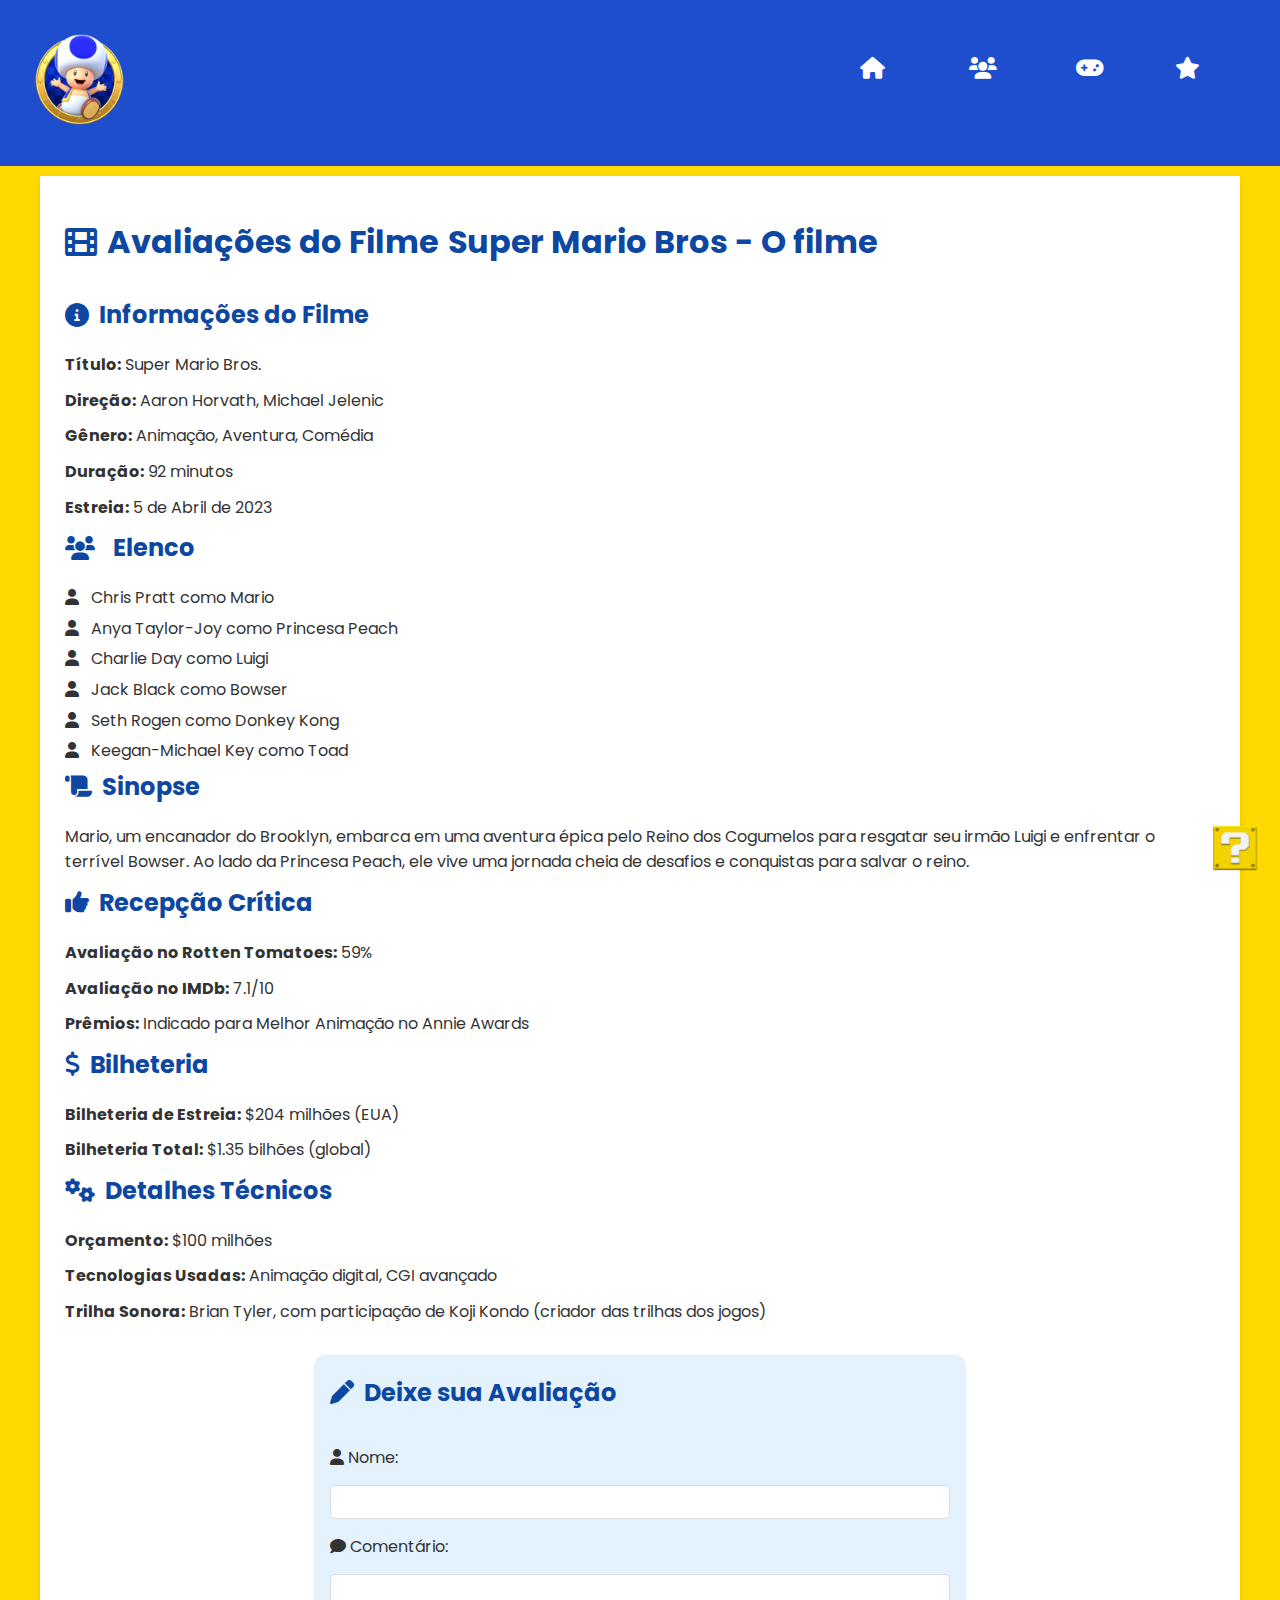
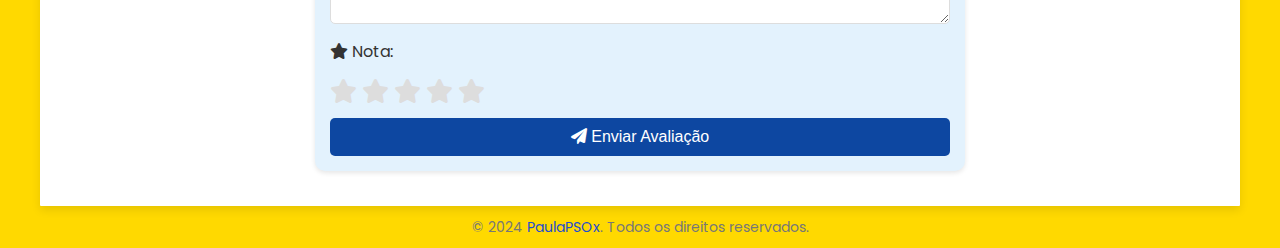
<file: avaliacoes.html>
<!DOCTYPE html>
<html lang="pt-BR">

<head>
    <meta charset="UTF-8" />
    <meta name="viewport" content="width=device-width, initial-scale=1.0">

    <link rel="stylesheet" href="./src/css/reset.css">
    <link rel="stylesheet" href="./src/css/avaliacoes.css">
    
    <link rel="icon" type="image/png" href="./src/imagens/logo-blue-toad.png">
    <link rel="stylesheet" href="https://cdnjs.cloudflare.com/ajax/libs/font-awesome/6.0.0-beta3/css/all.min.css">

    <link rel="preconnect" href="https://fonts.googleapis.com">
    <link rel="preconnect" href="https://fonts.gstatic.com" crossorigin>
    <link href="https://fonts.googleapis.com/css2?family=Open+Sans:wght@300&family=Poppins:wght@100;300;500&family=Roboto:wght@500&display=swap" rel="stylesheet">

    <title>Avaliações - Super Mario Bros</title>
</head>

<body>
    <header class="cabecalho">
        <a href="index.html" aria-label="Voltar para a página inicial">
            <img class="logo" src="./src/imagens/logo-blue-toad.png" alt="Logo Toad Azul" />
        </a>
        <nav>
            <ul class="menu">
                <li>
                    <a href="index.html" class="menu-item">
                        <i class="fas fa-home"></i>
                        <span class="menu-text">Home</span>
                    </a>
                </li>
                <li>
                    <a href="personagens.html" class="menu-item">
                        <i class="fas fa-users"></i>
                        <span class="menu-text">Personagens</span>
                    </a>
                </li>
                <li>
                    <a href="jogo.html" class="menu-item">
                        <i class="fas fa-gamepad"></i>
                        <span class="menu-text">Jogo</span>
                    </a>
                </li>
                <li>
                    <a href="avaliacoes.html" class="menu-item">
                        <i class="fas fa-star"></i>
                        <span class="menu-text">Avaliações</span>
                    </a>
                </li>
            </ul>
        </nav>
    </header>

    <main class="container">
        <h1><i class="fas fa-film"></i> Avaliações do Filme<p>Super Mario Bros - O filme</p></h1>

        <section class="filme-info">
            <h2><i class="fas fa-info-circle"></i> Informações do Filme</h2>
            <p><strong>Título:</strong> Super Mario Bros.</p>
            <p><strong>Direção:</strong> Aaron Horvath, Michael Jelenic</p>
            <p><strong>Gênero:</strong> Animação, Aventura, Comédia</p>
            <p><strong>Duração:</strong> 92 minutos</p>
            <p><strong>Estreia:</strong> 5 de Abril de 2023</p>
        </section>

        <section class="elenco">
            <h2><i class="fas fa-users"></i> Elenco</h2>
            <ul>
                <li><i class="fas fa-user"></i> Chris Pratt como Mario</li>
                <li><i class="fas fa-user"></i> Anya Taylor-Joy como Princesa Peach</li>
                <li><i class="fas fa-user"></i> Charlie Day como Luigi</li>
                <li><i class="fas fa-user"></i> Jack Black como Bowser</li>
                <li><i class="fas fa-user"></i> Seth Rogen como Donkey Kong</li>
                <li><i class="fas fa-user"></i> Keegan-Michael Key como Toad</li>
            </ul>
        </section>

        <section class="sinopse">
            <h2><i class="fas fa-scroll"></i> Sinopse</h2>
            <p>
                Mario, um encanador do Brooklyn, embarca em uma aventura épica pelo Reino dos Cogumelos para resgatar seu irmão Luigi e enfrentar o terrível Bowser. Ao lado da Princesa Peach, ele vive uma jornada cheia de desafios e conquistas para salvar o reino.
            </p>
        </section>

        <section class="recepcao">
            <h2><i class="fas fa-thumbs-up"></i> Recepção Crítica</h2>
            <p><strong>Avaliação no Rotten Tomatoes:</strong> 59%</p>
            <p><strong>Avaliação no IMDb:</strong> 7.1/10</p>
            <p><strong>Prêmios:</strong> Indicado para Melhor Animação no Annie Awards</p>
        </section>

        <section class="bilheteria">
            <h2><i class="fas fa-dollar-sign"></i> Bilheteria</h2>
            <p><strong>Bilheteria de Estreia:</strong> $204 milhões (EUA)</p>
            <p><strong>Bilheteria Total:</strong> $1.35 bilhões (global)</p>
        </section>

        <section class="tecnicos">
            <h2><i class="fas fa-cogs"></i> Detalhes Técnicos</h2>
            <p><strong>Orçamento:</strong> $100 milhões</p>
            <p><strong>Tecnologias Usadas:</strong> Animação digital, CGI avançado</p>
            <p><strong>Trilha Sonora:</strong> Brian Tyler, com participação de Koji Kondo (criador das trilhas dos jogos)</p>
        </section>

        <section class="avaliacao-form">
            <form id="avaliacao-form">
                <h2><i class="fas fa-pen"></i> Deixe sua Avaliação</h2>
                <label for="nome"><i class="fas fa-user"></i> Nome:</label>
                <input type="text" id="nome" name="nome" required maxlength="30" />

                <label for="comentario"><i class="fas fa-comment"></i> Comentário:</label>
                <textarea id="comentario" name="comentario" required maxlength="50"></textarea>

                <label><i class="fas fa-star"></i> Nota:</label>
                <div id="star-rating" class="star-rating">
                    <i class="fas fa-star" data-value="1"></i>
                    <i class="fas fa-star" data-value="2"></i>
                    <i class="fas fa-star" data-value="3"></i>
                    <i class="fas fa-star" data-value="4"></i>
                    <i class="fas fa-star" data-value="5"></i>
                </div>
                <input type="hidden" id="nota" name="nota" required />

                <button type="submit"><i class="fas fa-paper-plane"></i> Enviar Avaliação</button>
            </form>

            <div id="comentarios"></div>
            <audio id="resposta-enviada-sound" src="./src/sounds/resposta-enviada.mp3"></audio>

            <div id="mario-block" class="mario-block">
                <img src="src/imagens/mario-block.png" alt="Bloco do Mario" />
                <div id="coin" class="coin" style="display: none;">
                    <img src="src/imagens/coin.png" alt="Moeda" />
                </div>
                <audio id="mario-coin-sound" src="src/sounds/mario_coin_sound.mp3"></audio>
            </div>
        </section>
    </main>

    <footer>
        <p>&copy; 2024 <a href="https://github.com/paulaPSOx" target="_blank" class="github-link">PaulaPSOx</a>. Todos os direitos reservados.</p>
    </footer>  

    <script src="./src/js/avaliacoes.js"></script>
</body>
</html>
</file>
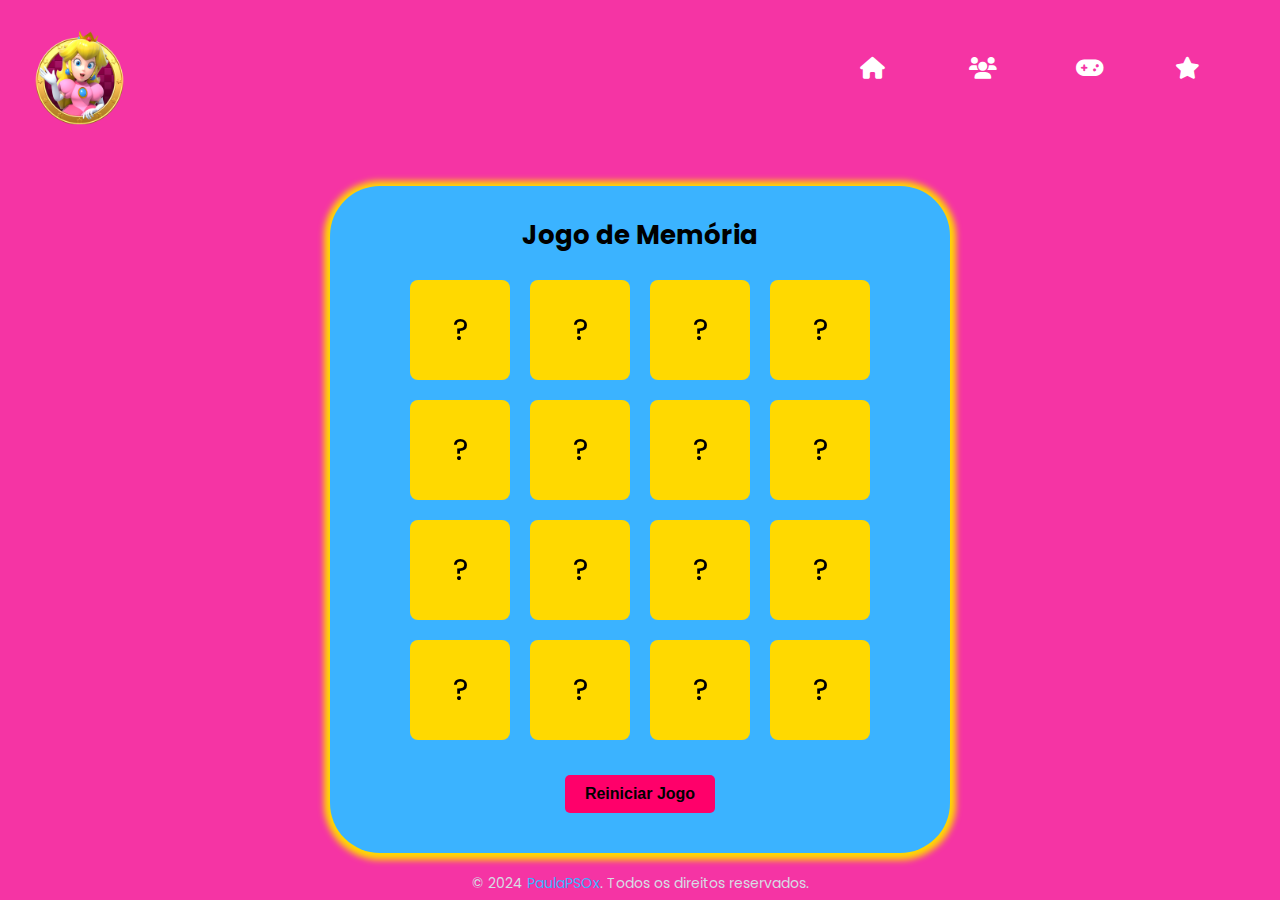
<file: jogo.html>
<!DOCTYPE html>
<html lang="pt-BR">

<head>
    <meta charset="UTF-8" />
    <meta name="viewport" content="width=device-width, initial-scale=1.0">

    <link rel="stylesheet" href="./src/css/jogo.css">
    <link rel="stylesheet" href="./src/css/reset.css">
    <link rel="icon" type="image/png" href="./src/imagens/logo-peach.png">
    <link rel="stylesheet" href="https://cdnjs.cloudflare.com/ajax/libs/font-awesome/6.0.0-beta3/css/all.min.css">
    <link rel="preconnect" href="https://fonts.googleapis.com" />
    <link rel="preconnect" href="https://fonts.gstatic.com" crossorigin />
    <link href="https://fonts.googleapis.com/css2?family=Open+Sans:wght@300&family=Poppins:wght@100;300;500&family=Roboto:wght@500&display=swap" rel="stylesheet">

    <title>Jogo da Memória - Super Mario Bros</title>
</head>

<body>
    <header class="cabecalho">
        <a href="index.html" aria-label="Voltar para a página inicial">
            <img class="logo" src="./src/imagens/logo-peach.png" alt="Logo Peach" />
        </a>
        <nav>
            <ul class="menu">
                <li>
                    <a href="index.html" class="menu-item">
                        <i class="fas fa-home"></i>
                        <span class="menu-text">Home</span>
                    </a>
                </li>
                <li>
                    <a href="personagens.html" class="menu-item">
                        <i class="fas fa-users"></i>
                        <span class="menu-text">Personagens</span>
                    </a>
                </li>
                <li>
                    <a href="jogo.html" class="menu-item">
                        <i class="fas fa-gamepad"></i>
                        <span class="menu-text">Jogo</span>
                    </a>
                </li>
                <li>
                    <a href="avaliacoes.html" class="menu-item">
                        <i class="fas fa-star"></i>
                        <span class="menu-text">Avaliações</span>
                    </a>
                </li>
            </ul>
        </nav>
    </header>

    <main class="container">
        <h1>Jogo de Memória</h1>
        <div class="card-container"></div>
        <button id="reset-button">Reiniciar Jogo</button>
        <p id="message" aria-live="polite"></p>
    </main>

    <footer>
        <p>&copy; 2024 <a href="https://github.com/paulaPSOx" target="_blank" class="github-link">PaulaPSOx</a>. Todos os direitos reservados.</p>
    </footer>  

    <script src="./src/js/jogo.js"></script>
</body>

</html>
</file>
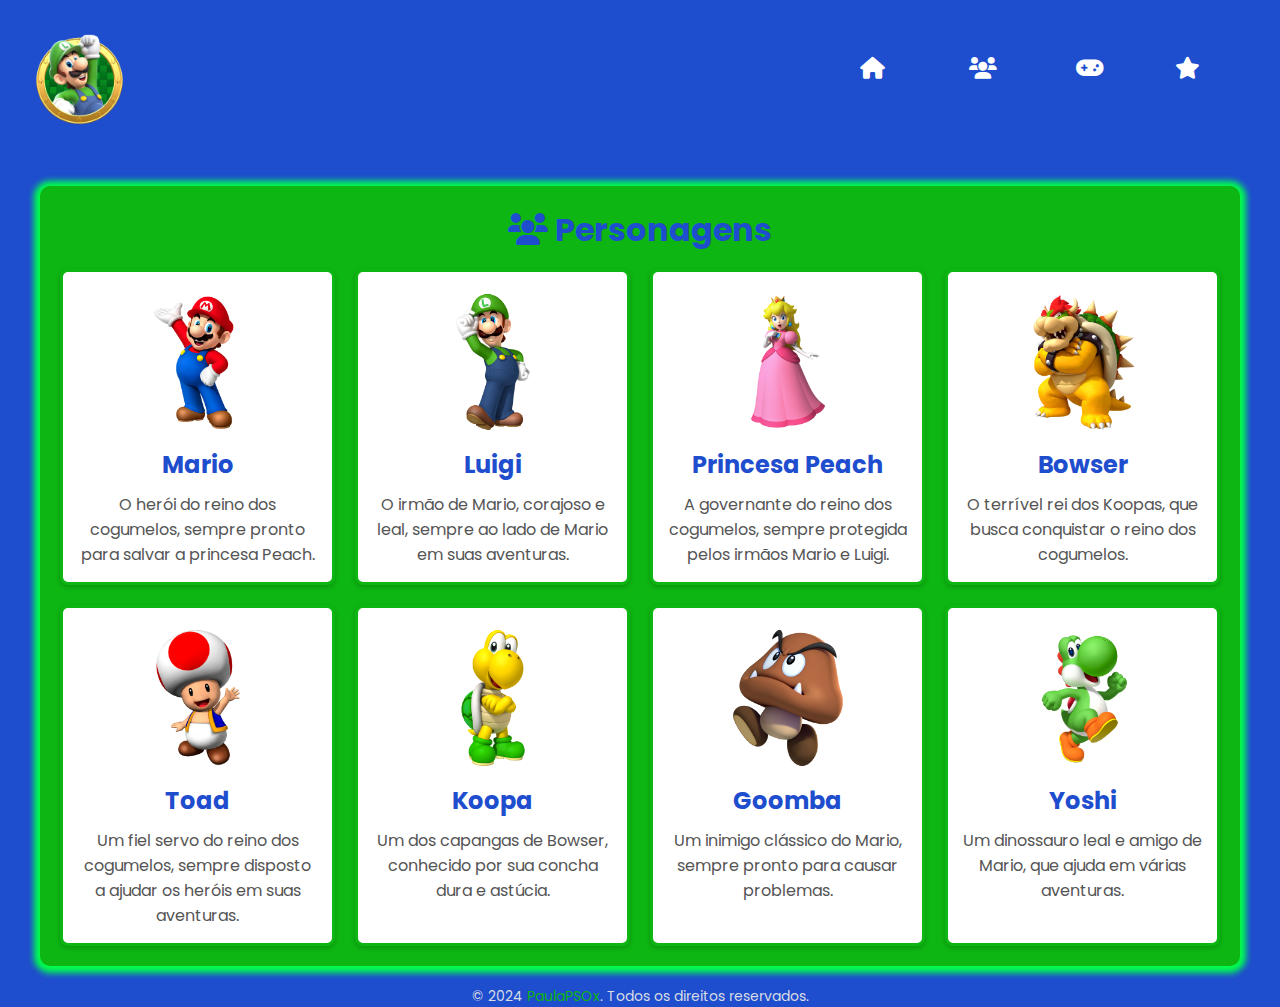
<file: personagens.html>
<!DOCTYPE html>
<html lang="pt-BR">

<head>
    <meta charset="UTF-8" />
    <meta name="viewport" content="width=device-width, initial-scale=1.0">

    <link rel="stylesheet" href="./src/css/personagens.css">
    <link rel="stylesheet" href="./src/css/reset.css">
    <link rel="icon" type="image/png" href="./src/imagens/logo-luigi.png">
    <link rel="stylesheet" href="https://cdnjs.cloudflare.com/ajax/libs/font-awesome/6.0.0-beta3/css/all.min.css">
    <link rel="preconnect" href="https://fonts.googleapis.com" />
    <link rel="preconnect" href="https://fonts.gstatic.com" crossorigin />
    <link href="https://fonts.googleapis.com/css2?family=Open+Sans:wght@300&family=Poppins:wght@100;300;500&family=Roboto:wght@500&display=swap" rel="stylesheet">

    <title>Personagens - Super Mario Bros</title>
</head>

<body>
    <header class="cabecalho">
        <a href="index.html" aria-label="Voltar para a página inicial">
            <img class="logo" src="./src/imagens/logo-luigi.png" alt="Logo Luigi" />
        </a>
        <nav>
            <ul class="menu">
                <li>
                    <a href="index.html" class="menu-item">
                        <i class="fas fa-home"></i>
                        <span class="menu-text">Home</span>
                    </a>
                </li>
                <li>
                    <a href="personagens.html" class="menu-item">
                        <i class="fas fa-users"></i>
                        <span class="menu-text">Personagens</span>
                    </a>
                </li>
                <li>
                    <a href="jogo.html" class="menu-item">
                        <i class="fas fa-gamepad"></i>
                        <span class="menu-text">Jogo</span>
                    </a>
                </li>
                <li>
                    <a href="avaliacoes.html" class="menu-item">
                        <i class="fas fa-star"></i>
                        <span class="menu-text">Avaliações</span>
                    </a>
                </li>
            </ul>
        </nav>
    </header>

    <main class="container">
        <h1><i class="fas fa-users"></i> Personagens</h1>
        <section class="personagens">
            <article data-sound="./src/sounds/01-mario.mp3">
                <img src="./src/imagens/mario.png" alt="Mario">
                <h2>Mario</h2>
                <p>O herói do reino dos cogumelos, sempre pronto para salvar a princesa Peach.</p>
            </article>
            <article data-sound="./src/sounds/02-luigi.mp3">
                <img src="./src/imagens/luigi.png" alt="Luigi">
                <h2>Luigi</h2>
                <p>O irmão de Mario, corajoso e leal, sempre ao lado de Mario em suas aventuras.</p>
            </article>
            <article data-sound="./src/sounds/03-peach.mp3">
                <img src="./src/imagens/peach.png" alt="Peach">
                <h2>Princesa Peach</h2>
                <p>A governante do reino dos cogumelos, sempre protegida pelos irmãos Mario e Luigi.</p>
            </article>
            <article data-sound="./src/sounds/04-bowser.mp3">
                <img src="./src/imagens/bowser.png" alt="Bowser">
                <h2>Bowser</h2>
                <p>O terrível rei dos Koopas, que busca conquistar o reino dos cogumelos.</p>
            </article>
            <article data-sound="./src/sounds/05-toad.mp3">
                <img src="./src/imagens/toad.png" alt="Toad">
                <h2>Toad</h2>
                <p>Um fiel servo do reino dos cogumelos, sempre disposto a ajudar os heróis em suas aventuras.</p>
            </article>
            <article data-sound="./src/sounds/06-koopa.mp3">
                <img src="./src/imagens/koopa.png" alt="Koopa">
                <h2>Koopa</h2>
                <p>Um dos capangas de Bowser, conhecido por sua concha dura e astúcia.</p>
            </article>
            <article data-sound="./src/sounds/07-goomba.mp3">
                <img src="./src/imagens/goomba.png" alt="Goomba">
                <h2>Goomba</h2>
                <p>Um inimigo clássico do Mario, sempre pronto para causar problemas.</p>
            </article>
            <article data-sound="./src/sounds/08-yoshi.mp3">
                <img src="./src/imagens/yoshi.png" alt="Yoshi">
                <h2>Yoshi</h2>
                <p>Um dinossauro leal e amigo de Mario, que ajuda em várias aventuras.</p>
            </article>
        </section>
    </main>

    <footer>
        <p>&copy; 2024 <a href="https://github.com/paulaPSOx" target="_blank" class="github-link">PaulaPSOx</a>. Todos os direitos reservados.</p>
    </footer>  

    <script src="./src/js/personagens.js"></script>
</body>

</html>
</file>
<file: src/css/avaliacoes.css>
* {
    scrollbar-width: thin; 
    scrollbar-color: #ffd900 #1e4dce;
}

body {
    background-color: #ffd900;
    color: #333;
}

h1, h2 {
    color: #0d47a1;
    margin: 5px 0 20px;
    display: flex;
    align-items: center;
    gap: 10px;
}

a, button {
    transition: background-color 0.3s, color 0.3s;
}

p, li {
    line-height: 1.6;
    margin: 10px 0;
}

ul {
    list-style: none;
}

.elenco li {
    margin: 5px 0;
    font-size: 16px;
}

.elenco i {
    margin-right: 8px;
}

.cabecalho {
    background-color: #1e4dce;
}

.menu li a:hover {
    color: #ffd900;
}

.container {
    max-width: 1200px;
    width: 97%;
    margin: 10px auto 0;
    padding: 25px;
    background-color: #fff;
    border-radius: 1px;
    box-shadow: 0 4px 10px rgba(0, 0, 0, 0.1);
}

#avaliacao-form {
    display: flex;
    flex-direction: column;
    gap: 15px;
    margin: 30px auto 10px;
    padding: 15px;
    background-color: #e3f2fd;
    border-radius: 10px;
    box-shadow: 0 2px 5px rgba(0, 0, 0, 0.1);
    max-width: 650px;
    width: 95%;
}

#avaliacao-form input,
#avaliacao-form textarea,
#avaliacao-form select {
    padding: 8px;
    border-radius: 5px;
    border: 1px solid #ddd;
    font-size: 14px;
    box-sizing: border-box;
}

#avaliacao-form button {
    background-color: #0d47a1;
    color: white;
    padding: 10px;
    border: none;
    border-radius: 5px;
    cursor: pointer;
    font-size: 16px;
    transition: background-color 0.3s;
}

#avaliacao-form button:hover {
    background-color: #1565c0;
}

#avaliacao-form textarea::placeholder {
    color: #999;
    font-style: italic;
}

.comentario-container {
    background-color: #f9f9f9;
    border-left: 4px solid #1e4dce;
    padding: 10px;
    margin: 20px auto 15px;
    box-shadow: 0 2px 4px rgba(0, 0, 0, 0.1);
    max-width: 650px;
    width: 95%; 
}

.comentario-texto {
    color: #555;
    word-wrap: break-word; 
    line-height: 1.6;
}

.comentario-header {
    display: flex;
    justify-content: space-between;
    margin-bottom: 5px;
}

.nome-usuario {
    font-weight: bold;
    font-size: 1.1em;
    color: #333;
}

.nota-usuario {
    font-size: 0.9em;
    color: #ff9800;
}

footer {
    color: #777;
}

footer a.github-link {
    color: #1e4dce;
    text-decoration: none;
    transition: color 0.4s ease;
}

footer a.github-link:hover {
    color: #004080;
    text-decoration: underline;
}

.star-rating {
    display: flex;
    gap: 5px;
    font-size: 24px;
    cursor: pointer;
    color: #ddd;
}

.star-rating .fas {
    transition: color 0.2s ease-in-out;
}

.star-rating .selected,
.star-rating .hover {
    color: #ffc107;
}

.mario-block {
    position: fixed;
    bottom: 20px;
    right: 20px;
    width: 50px;
    cursor: pointer;
    animation: floatBlock 2s infinite ease-in-out;
    z-index: 1000;
}

.mario-block img {
    width: 100%;
}

.coin {
    position: absolute;
    bottom: 50px;
    left: 50%;
    transform: translateX(-50%);
    animation: coinAnimation 0.5s forwards;
    z-index: 1001;
}

@keyframes fadeIn {
    from {
        opacity: 0;
        transform: translateY(-10px);
    }
    to {
        opacity: 1;
        transform: translateY(0);
    }
}

@keyframes floatBlock {
    0% { transform: translateY(0); }
    50% { transform: translateY(-10px); }
    100% { transform: translateY(0); }
}

@keyframes coinAnimation {
    0% {
        transform: translate(-50%, 0);
        opacity: 1;
    }
    100% {
        transform: translate(-50%, -100px);
        opacity: 0;
    }
}

@media (max-width: 800px) {
    .cabecalho {
        flex-direction: column;
        align-items: center;
        padding-bottom: 0;
    }

    .cabecalho .logo {
        margin-bottom: 20px;
        width: 100px;
    }

    .container {
        padding: 15px;
    }

    h1, h2 {
        font-size: 15px;
    }
}

@media (max-width: 600px) {
    .container {
        padding: 10px;
    }
}

@media (max-width: 340px) {
    .container {
        padding: 5px;
    }

    #avaliacao-form input,
    #avaliacao-form textarea,
    #avaliacao-form select {
        font-size: 5px; 
    }

    #avaliacao-form button {
        font-size: 16px;
    }
}
</file>
<file: src/css/jogo.css>
* {
    scrollbar-width: thin; 
    scrollbar-color: #3bb3ff #F534A4;
}

ul {
    padding-left: 20px;
    list-style: none;
}

h1 {
    font-size: 26px;
    margin: 10px 0;
}

body {
    background-color: #F534A4; 
    color: #000;
}

.menu li a:hover {
    color: #3bb3ff;
}

.container {
    background-color: #3bb3ff;
    border-radius: 50px;
    box-shadow: 0px 1px 6px 6px #ffd900;
    max-width: 620px;
    margin: 20px auto;
    padding: 20px;
    display: flex;
    flex-direction: column;
    align-items: center;
    text-align: center;
    width: 100%; 
}

.card-container {
    display: grid;
    grid-template-columns: repeat(4, 1fr);
    gap: 10px;
    margin: 10px 0;
}

.card {
    width: 100px;
    height: 100px;
    perspective: 1000px;
    margin: 5px;
}

.card .inner-card {
    position: relative;
    width: 100%;
    height: 100%;
    transition: transform 0.5s;
    transform-style: preserve-3d;
}

.card .front-face, .card .back-face {
    position: absolute;
    width: 100%;
    height: 100%;
    border-radius: 8px;
    overflow: hidden;
    backface-visibility: hidden;
}

.card .front-face {
    background-color: #ffd900;
    display: flex;
    align-items: center;
    justify-content: center;
    font-size: 30px;
}

.card .back-face {
    transform: rotateY(180deg);
}

.card.flipped .front-face {
    transform: rotateY(180deg);
}

.card.flipped .back-face {
    transform: rotateY(0);
}

button {
    background-color: #ff006a;
    font-weight: bold;
    padding: 10px 20px;
    border: none;
    border-radius: 5px;
    cursor: pointer;
    font-size: 16px;
    margin: 20px 0;
}

button:hover {
    background-color: #ffd900;
}

footer {
    color: #d7dce4;
}

footer a.github-link {
    color: #3bb3ff;
    text-decoration: none;
    transition: color 0.4s ease;
}

footer a.github-link:hover {
    color: #004080;
    text-decoration: underline;
}

@media (max-width: 800px) {
    .cabecalho {
        flex-direction: column;
        align-items: center;
        padding-bottom: 0;
    }

    .cabecalho .logo {
        margin-bottom: 20px;
        width: 120px;
    }

    .menu-item {
        font-size: 4vw;
    }

    .container {
        max-width: 90vw;
        padding: 5vw;
    }

    .card-container {
        grid-template-columns: repeat(4, 1fr);
        gap: 5px;
    }

    .card {
        width: 16vw;
        height: 16vw;
    }
}

@media (max-width: 600px) {
    .container {
        padding: 5vw;
        width: 95vw;
    }

    .card {
        width: 15vw;
        height: 15vw;
    }
}

@media (max-width: 376px) {
    .container {
        padding: 5vw;
    }

    .card {
        width: 14vw;
        height: 14vw;
    }

    button {
        font-size: 3vw;
        padding: 2vw;
    }
}
</file>
<file: src/css/personagens.css>
* {
    scrollbar-width: thin; 
    scrollbar-color: #0db612 #1e4dce;
}

h1 {
    text-align: center;
    margin-bottom: 15px;
    color: #1e4dce;
}

h2 {
    color: #1e4dce;
    margin-bottom: 10px;
}

ul {
    padding-left: 20px;
    list-style: none;
}

body {
    background-color: #1e4dce;
}

.cabecalho nav li a:hover {
    color: #0db612;
}

.container {
    background-color: #0db612;
    box-shadow: 0px 1px 6px 6px #00ff4c;
    border-radius: 10px;
    max-width: 1200px;
    margin: 20px auto;
    padding: 20px;
    width: 100%;
    display: flex;
    flex-direction: column;
    align-items: center;
    text-align: center;
}

.personagens {
    display: grid;
    grid-template-columns: repeat(4, 1fr);
    gap: 20px;
    justify-items: center;
}

.personagens p {
    color: #555;
    flex-grow: 1;
    margin: 0;
}

.personagens article {
    background-color: #ffffff; 
    border: 3px solid #0db612; 
    border-radius: 8px;
    padding: 15px;
    text-align: center;
    width: 100%;
    box-shadow: 0 2px 5px rgba(0, 0, 0, 0.2);
    transition: transform 0.3s, box-shadow 0.3s;
    cursor: pointer;
    overflow: hidden;
    display: flex;
    flex-direction: column;
    height: auto;
}

.personagens article:hover {
    transform: translateY(-5px) scale(1.05);
    box-shadow: 0 6px 12px rgba(0, 0, 0, 0.4);
    background-color: #ffd900;
}

.personagens img {
    transition: transform 0.3s;
    width: 100%;
    height: auto;
    max-height: 150px;
    object-fit: contain; 
    border-radius: 5px;
    margin-bottom: 10px;
}

footer {
    color: #d7dce4;
}

footer a.github-link {
    color: #0db612;
    text-decoration: none;
    transition: color 0.4s ease;
}

footer a.github-link:hover {
    color: #004080;
    text-decoration: underline;
}

@media (max-width: 1200px) { 
    .cabecalho {
        flex-direction: column;
        align-items: center;
        padding-bottom: 0;
    }

    .cabecalho .logo {
        margin-bottom: 20px;
        width: 120px;
    }

    .container {
        padding: 10px;
        width: 85%;
    }

    h1 {
        font-size: 22px;
    }

    .personagens {
        grid-template-columns: repeat(3, 1fr);
        gap: 25px;
    }

    .personagens article {
        width: 100%;
        max-width: 300px;
        height: auto;
    }
}

@media (max-width: 898px) { 
    .cabecalho {
        flex-direction: column;
        align-items: center;
        padding: 20px 0;
    }

    .cabecalho .logo {
        margin-bottom: 20px;
        width: 120px;
    }

    .container {
        padding: 10px;
        width: 85%;
    }

    h1 {
        font-size: 22px;
    }

    .personagens {
        grid-template-columns: repeat(2, 1fr);
        gap: 25px;
    }

    .personagens article {
        width: 100%;
        max-width: 300px;
        height: auto;
    }
}

@media (max-width: 615px) {
    .container {
        padding: 10px;
        width: 75%;
    }

    h1 {
        font-size: 22px;
    }

    .personagens {
        grid-template-columns: 1fr;
    }

    .personagens article {
        width: 100%;
        max-width: 300px;
        height: auto;
    }
}

@media (max-width: 340px) {
    .container {
        padding: 10px;
        width: 60%;
    }
}
</file>
